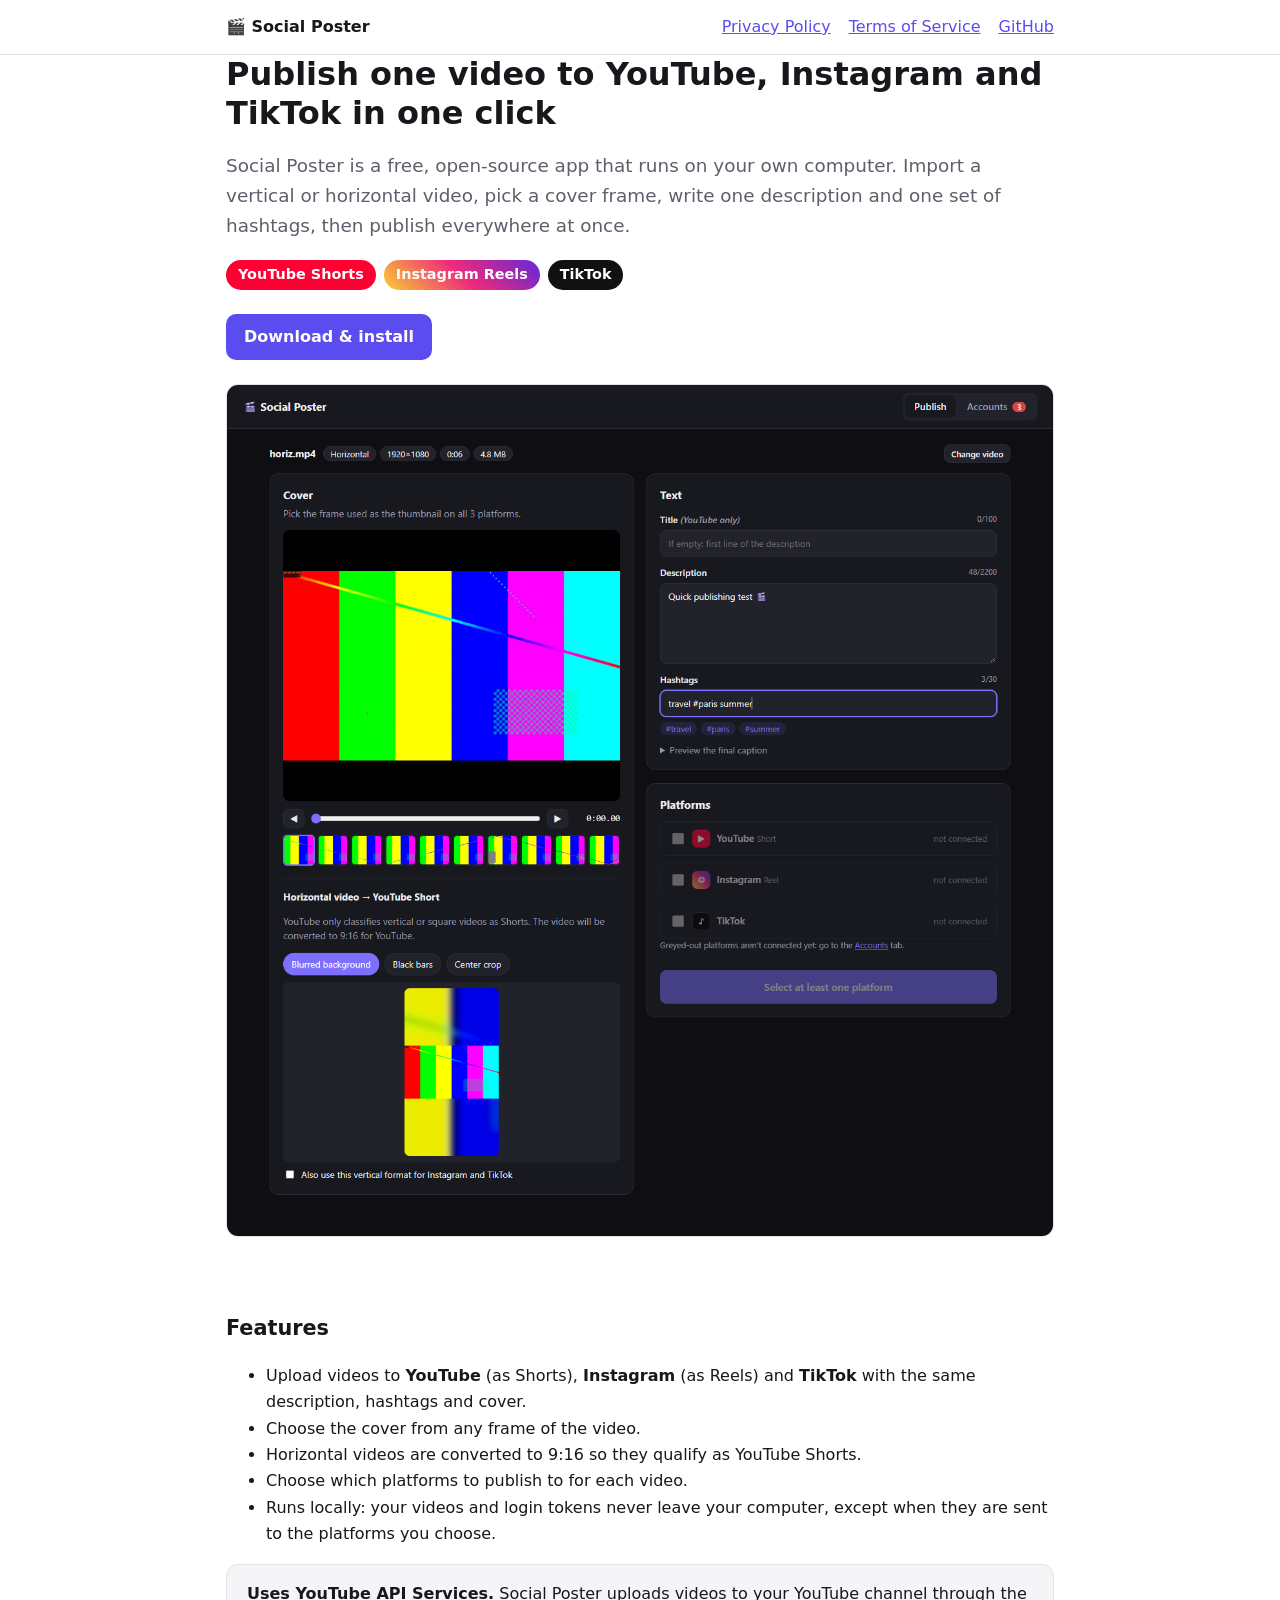
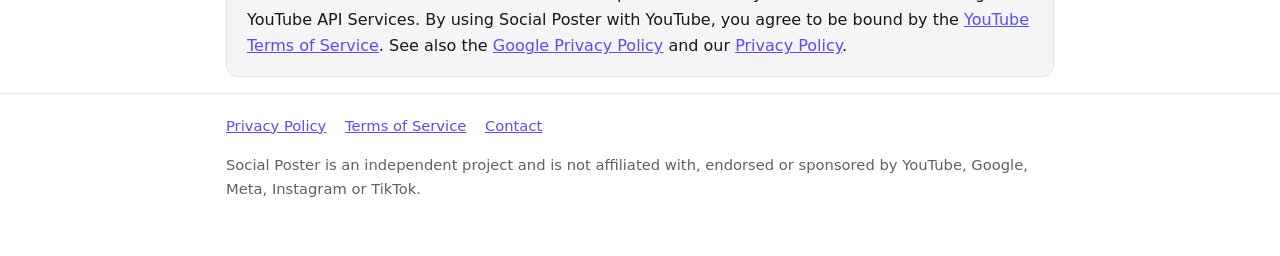
<file: docs/index.html>
<!doctype html>
<html lang="en">
<head>
  <meta charset="utf-8">
  <meta name="viewport" content="width=device-width, initial-scale=1">
  <title>Social Poster</title>
  <meta name="description" content="Open-source desktop tool to publish one video to YouTube Shorts, Instagram Reels and TikTok at once.">
  <link rel="icon" href="icon.png">
  <link rel="stylesheet" href="site.css">
</head>
<body>
<header>
  <div class="wrap">
    <nav>
      <a class="brand" href="./">🎬 Social Poster</a>
      <a href="privacy.html">Privacy Policy</a>
      <a href="terms.html">Terms of Service</a>
      <a href="https://github.com/Timcat62/tiktok-instagram-youtube-poster">GitHub</a>
    </nav>
  </div>
</header>

<main class="wrap">
  <h1>Publish one video to YouTube, Instagram and TikTok in one click</h1>
  <p class="lead">Social Poster is a free, open-source app that runs on your own computer. Import a vertical or horizontal video, pick a cover frame, write one description and one set of hashtags, then publish everywhere at once.</p>
  <div class="badges">
    <span class="badge yt">YouTube Shorts</span>
    <span class="badge ig">Instagram Reels</span>
    <span class="badge tt">TikTok</span>
  </div>
  <p><a class="btn" href="https://github.com/Timcat62/tiktok-instagram-youtube-poster#installation">Download &amp; install</a></p>

  <img class="shot" src="screenshot.png" alt="Social Poster publishing screen">

  <h2>Features</h2>
  <ul>
    <li>Upload videos to <b>YouTube</b> (as Shorts), <b>Instagram</b> (as Reels) and <b>TikTok</b> with the same description, hashtags and cover.</li>
    <li>Choose the cover from any frame of the video.</li>
    <li>Horizontal videos are converted to 9:16 so they qualify as YouTube Shorts.</li>
    <li>Choose which platforms to publish to for each video.</li>
    <li>Runs locally: your videos and login tokens never leave your computer, except when they are sent to the platforms you choose.</li>
  </ul>

  <div class="card">
    <b>Uses YouTube API Services.</b> Social Poster uploads videos to your YouTube channel through the YouTube API Services.
    By using Social Poster with YouTube, you agree to be bound by the <a href="https://www.youtube.com/t/terms">YouTube Terms of Service</a>.
    See also the <a href="https://policies.google.com/privacy">Google Privacy Policy</a> and our <a href="privacy.html">Privacy Policy</a>.
  </div>
</main>

<footer>
  <div class="wrap">
    <a href="privacy.html">Privacy Policy</a>
    <a href="terms.html">Terms of Service</a>
    <a href="https://github.com/Timcat62/tiktok-instagram-youtube-poster/issues">Contact</a>
    <p>Social Poster is an independent project and is not affiliated with, endorsed or sponsored by YouTube, Google, Meta, Instagram or TikTok.</p>
  </div>
</footer>
</body>
</html>
</file>
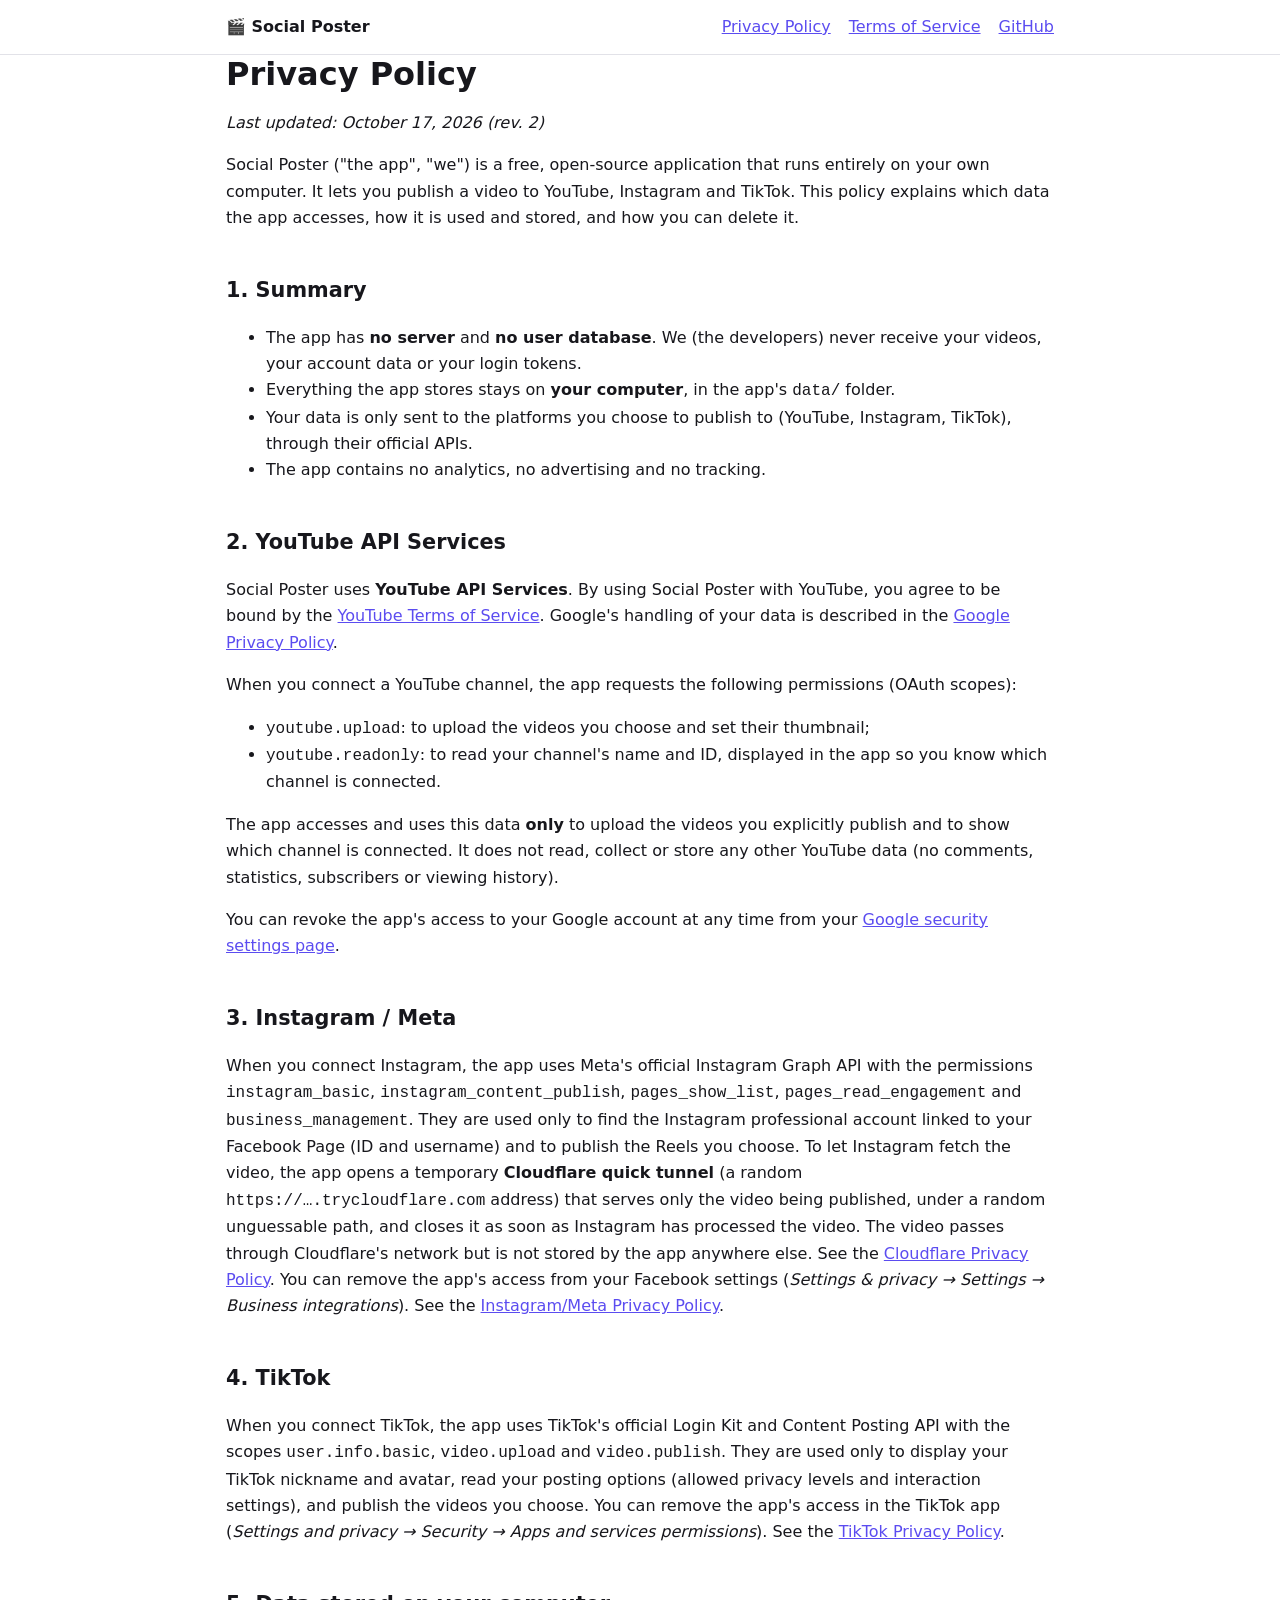
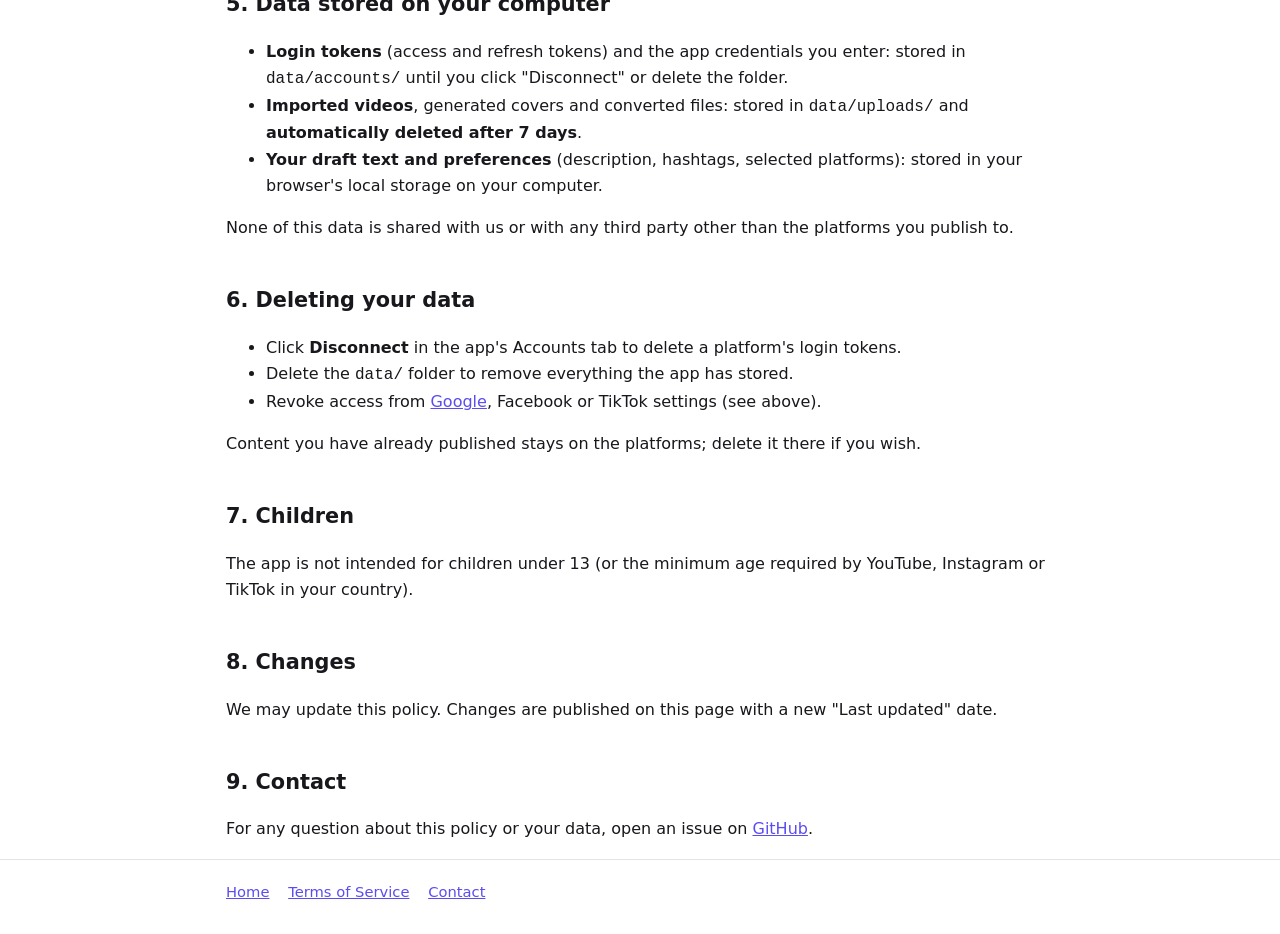
<file: docs/privacy.html>
<!doctype html>
<html lang="en">
<head>
  <meta charset="utf-8">
  <meta name="viewport" content="width=device-width, initial-scale=1">
  <title>Privacy Policy · Social Poster</title>
  <link rel="icon" href="icon.png">
  <link rel="stylesheet" href="site.css">
</head>
<body>
<header>
  <div class="wrap">
    <nav>
      <a class="brand" href="./">🎬 Social Poster</a>
      <a href="privacy.html">Privacy Policy</a>
      <a href="terms.html">Terms of Service</a>
      <a href="https://github.com/Timcat62/tiktok-instagram-youtube-poster">GitHub</a>
    </nav>
  </div>
</header>

<main class="wrap">
  <h1>Privacy Policy</h1>
  <p><i>Last updated: October 17, 2026 (rev. 2)</i></p>

  <p>Social Poster ("the app", "we") is a free, open-source application that runs entirely on your own computer. It lets you publish a video to YouTube, Instagram and TikTok. This policy explains which data the app accesses, how it is used and stored, and how you can delete it.</p>

  <h2>1. Summary</h2>
  <ul>
    <li>The app has <b>no server</b> and <b>no user database</b>. We (the developers) never receive your videos, your account data or your login tokens.</li>
    <li>Everything the app stores stays on <b>your computer</b>, in the app's <code>data/</code> folder.</li>
    <li>Your data is only sent to the platforms you choose to publish to (YouTube, Instagram, TikTok), through their official APIs.</li>
    <li>The app contains no analytics, no advertising and no tracking.</li>
  </ul>

  <h2>2. YouTube API Services</h2>
  <p>Social Poster uses <b>YouTube API Services</b>. By using Social Poster with YouTube, you agree to be bound by the <a href="https://www.youtube.com/t/terms">YouTube Terms of Service</a>. Google's handling of your data is described in the <a href="https://policies.google.com/privacy">Google Privacy Policy</a>.</p>
  <p>When you connect a YouTube channel, the app requests the following permissions (OAuth scopes):</p>
  <ul>
    <li><code>youtube.upload</code>: to upload the videos you choose and set their thumbnail;</li>
    <li><code>youtube.readonly</code>: to read your channel's name and ID, displayed in the app so you know which channel is connected.</li>
  </ul>
  <p>The app accesses and uses this data <b>only</b> to upload the videos you explicitly publish and to show which channel is connected. It does not read, collect or store any other YouTube data (no comments, statistics, subscribers or viewing history).</p>
  <p>You can revoke the app's access to your Google account at any time from your <a href="https://security.google.com/settings/security/permissions">Google security settings page</a>.</p>

  <h2>3. Instagram / Meta</h2>
  <p>When you connect Instagram, the app uses Meta's official Instagram Graph API with the permissions <code>instagram_basic</code>, <code>instagram_content_publish</code>, <code>pages_show_list</code>, <code>pages_read_engagement</code> and <code>business_management</code>. They are used only to find the Instagram professional account linked to your Facebook Page (ID and username) and to publish the Reels you choose. To let Instagram fetch the video, the app opens a temporary <b>Cloudflare quick tunnel</b> (a random <code>https://….trycloudflare.com</code> address) that serves only the video being published, under a random unguessable path, and closes it as soon as Instagram has processed the video. The video passes through Cloudflare's network but is not stored by the app anywhere else. See the <a href="https://www.cloudflare.com/privacypolicy/">Cloudflare Privacy Policy</a>. You can remove the app's access from your Facebook settings (<i>Settings &amp; privacy → Settings → Business integrations</i>). See the <a href="https://privacycenter.instagram.com/policy">Instagram/Meta Privacy Policy</a>.</p>

  <h2>4. TikTok</h2>
  <p>When you connect TikTok, the app uses TikTok's official Login Kit and Content Posting API with the scopes <code>user.info.basic</code>, <code>video.upload</code> and <code>video.publish</code>. They are used only to display your TikTok nickname and avatar, read your posting options (allowed privacy levels and interaction settings), and publish the videos you choose. You can remove the app's access in the TikTok app (<i>Settings and privacy → Security → Apps and services permissions</i>). See the <a href="https://www.tiktok.com/legal/privacy-policy">TikTok Privacy Policy</a>.</p>

  <h2>5. Data stored on your computer</h2>
  <ul>
    <li><b>Login tokens</b> (access and refresh tokens) and the app credentials you enter: stored in <code>data/accounts/</code> until you click "Disconnect" or delete the folder.</li>
    <li><b>Imported videos</b>, generated covers and converted files: stored in <code>data/uploads/</code> and <b>automatically deleted after 7 days</b>.</li>
    <li><b>Your draft text and preferences</b> (description, hashtags, selected platforms): stored in your browser's local storage on your computer.</li>
  </ul>
  <p>None of this data is shared with us or with any third party other than the platforms you publish to.</p>

  <h2>6. Deleting your data</h2>
  <ul>
    <li>Click <b>Disconnect</b> in the app's Accounts tab to delete a platform's login tokens.</li>
    <li>Delete the <code>data/</code> folder to remove everything the app has stored.</li>
    <li>Revoke access from <a href="https://security.google.com/settings/security/permissions">Google</a>, Facebook or TikTok settings (see above).</li>
  </ul>
  <p>Content you have already published stays on the platforms; delete it there if you wish.</p>

  <h2>7. Children</h2>
  <p>The app is not intended for children under 13 (or the minimum age required by YouTube, Instagram or TikTok in your country).</p>

  <h2>8. Changes</h2>
  <p>We may update this policy. Changes are published on this page with a new "Last updated" date.</p>

  <h2>9. Contact</h2>
  <p>For any question about this policy or your data, open an issue on <a href="https://github.com/Timcat62/tiktok-instagram-youtube-poster/issues">GitHub</a>.</p>
</main>

<footer>
  <div class="wrap">
    <a href="./">Home</a>
    <a href="terms.html">Terms of Service</a>
    <a href="https://github.com/Timcat62/tiktok-instagram-youtube-poster/issues">Contact</a>
  </div>
</footer>
</body>
</html>
</file>
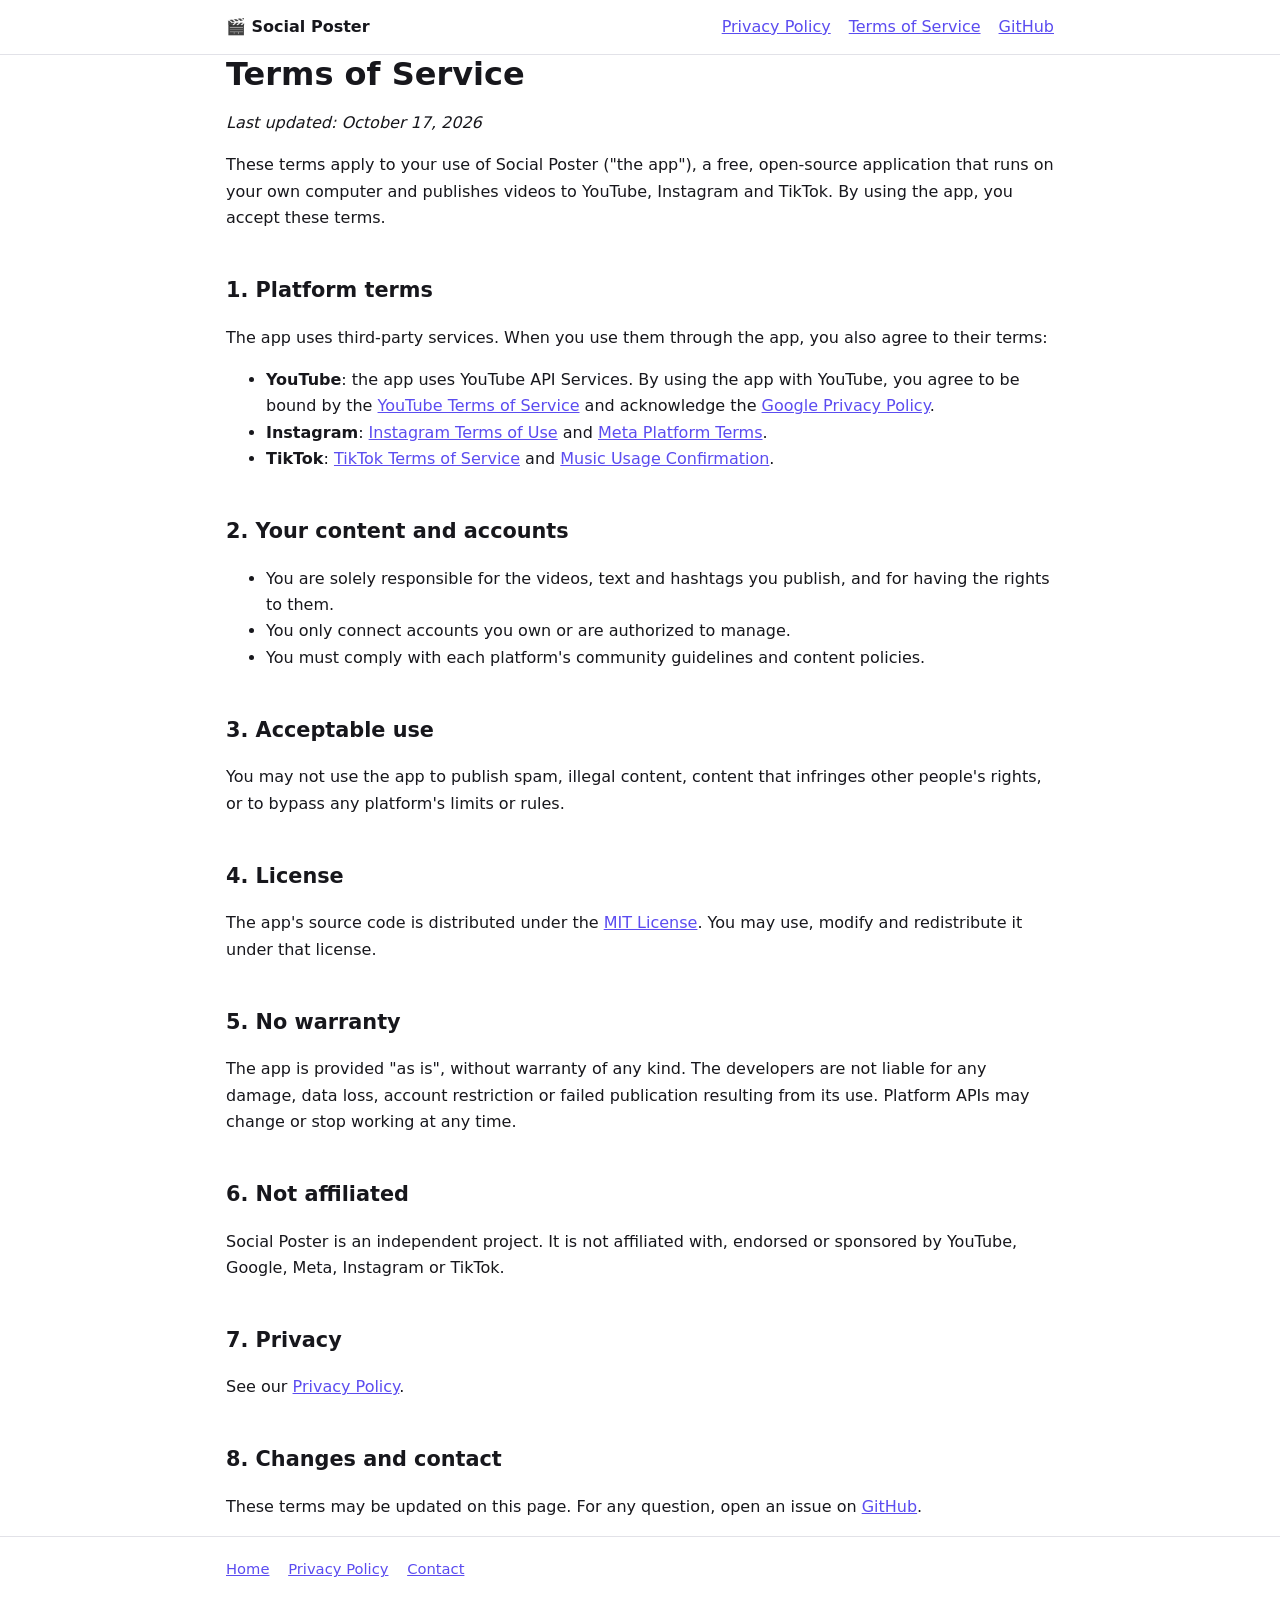
<file: docs/terms.html>
<!doctype html>
<html lang="en">
<head>
  <meta charset="utf-8">
  <meta name="viewport" content="width=device-width, initial-scale=1">
  <title>Terms of Service · Social Poster</title>
  <link rel="icon" href="icon.png">
  <link rel="stylesheet" href="site.css">
</head>
<body>
<header>
  <div class="wrap">
    <nav>
      <a class="brand" href="./">🎬 Social Poster</a>
      <a href="privacy.html">Privacy Policy</a>
      <a href="terms.html">Terms of Service</a>
      <a href="https://github.com/Timcat62/tiktok-instagram-youtube-poster">GitHub</a>
    </nav>
  </div>
</header>

<main class="wrap">
  <h1>Terms of Service</h1>
  <p><i>Last updated: October 17, 2026</i></p>

  <p>These terms apply to your use of Social Poster ("the app"), a free, open-source application that runs on your own computer and publishes videos to YouTube, Instagram and TikTok. By using the app, you accept these terms.</p>

  <h2>1. Platform terms</h2>
  <p>The app uses third-party services. When you use them through the app, you also agree to their terms:</p>
  <ul>
    <li><b>YouTube</b>: the app uses YouTube API Services. By using the app with YouTube, you agree to be bound by the <a href="https://www.youtube.com/t/terms">YouTube Terms of Service</a> and acknowledge the <a href="https://policies.google.com/privacy">Google Privacy Policy</a>.</li>
    <li><b>Instagram</b>: <a href="https://help.instagram.com/581066165581870">Instagram Terms of Use</a> and <a href="https://developers.facebook.com/terms">Meta Platform Terms</a>.</li>
    <li><b>TikTok</b>: <a href="https://www.tiktok.com/legal/terms-of-service">TikTok Terms of Service</a> and <a href="https://www.tiktok.com/legal/page/global/music-usage-confirmation/en">Music Usage Confirmation</a>.</li>
  </ul>

  <h2>2. Your content and accounts</h2>
  <ul>
    <li>You are solely responsible for the videos, text and hashtags you publish, and for having the rights to them.</li>
    <li>You only connect accounts you own or are authorized to manage.</li>
    <li>You must comply with each platform's community guidelines and content policies.</li>
  </ul>

  <h2>3. Acceptable use</h2>
  <p>You may not use the app to publish spam, illegal content, content that infringes other people's rights, or to bypass any platform's limits or rules.</p>

  <h2>4. License</h2>
  <p>The app's source code is distributed under the <a href="https://github.com/Timcat62/tiktok-instagram-youtube-poster/blob/main/LICENSE">MIT License</a>. You may use, modify and redistribute it under that license.</p>

  <h2>5. No warranty</h2>
  <p>The app is provided "as is", without warranty of any kind. The developers are not liable for any damage, data loss, account restriction or failed publication resulting from its use. Platform APIs may change or stop working at any time.</p>

  <h2>6. Not affiliated</h2>
  <p>Social Poster is an independent project. It is not affiliated with, endorsed or sponsored by YouTube, Google, Meta, Instagram or TikTok.</p>

  <h2>7. Privacy</h2>
  <p>See our <a href="privacy.html">Privacy Policy</a>.</p>

  <h2>8. Changes and contact</h2>
  <p>These terms may be updated on this page. For any question, open an issue on <a href="https://github.com/Timcat62/tiktok-instagram-youtube-poster/issues">GitHub</a>.</p>
</main>

<footer>
  <div class="wrap">
    <a href="./">Home</a>
    <a href="privacy.html">Privacy Policy</a>
    <a href="https://github.com/Timcat62/tiktok-instagram-youtube-poster/issues">Contact</a>
  </div>
</footer>
</body>
</html>
</file>
<file: docs/site.css>
:root {
  --bg: #ffffff;
  --surface: #f5f5f7;
  --border: #e2e2e8;
  --text: #17171c;
  --muted: #5f5f6b;
  --accent: #5b4cf0;
}
@media (prefers-color-scheme: dark) {
  :root { --bg: #0f0f13; --surface: #18181f; --border: #2d2d38; --text: #ececf1; --muted: #a0a0ad; --accent: #8a7fff; }
}
* { box-sizing: border-box; }
body { margin: 0; background: var(--bg); color: var(--text); font: 16px/1.65 system-ui, -apple-system, "Segoe UI", Roboto, sans-serif; }
a { color: var(--accent); }
header, footer { border-color: var(--border); }
header { border-bottom: 1px solid var(--border); }
.wrap { max-width: 860px; margin: 0 auto; padding: 0 16px; }
nav { display: flex; align-items: center; gap: 18px; padding: 14px 0; flex-wrap: wrap; }
nav .brand { font-weight: 700; margin-right: auto; text-decoration: none; color: var(--text); }
main { padding: 32px 0 48px; }
h1 { font-size: 2rem; line-height: 1.2; margin: 0 0 12px; }
h2 { margin-top: 2em; font-size: 1.3rem; }
.lead { font-size: 1.15rem; color: var(--muted); }
.badges { display: flex; gap: 8px; flex-wrap: wrap; margin: 16px 0 24px; }
.badge { border-radius: 99px; padding: 3px 12px; font-size: .9rem; font-weight: 600; color: #fff; }
.yt { background: #ff0033; } .ig { background: linear-gradient(45deg, #f9ce34, #ee2a7b 50%, #6228d7); } .tt { background: #111; }
.shot { width: 100%; border-radius: 12px; border: 1px solid var(--border); margin: 8px 0 24px; }
.btn { display: inline-block; background: var(--accent); color: #fff; padding: 10px 18px; border-radius: 10px; text-decoration: none; font-weight: 600; }
.card { background: var(--surface); border: 1px solid var(--border); border-radius: 12px; padding: 16px 20px; margin: 16px 0; }
footer { border-top: 1px solid var(--border); padding: 20px 0 40px; color: var(--muted); font-size: .92rem; }
footer a { margin-right: 14px; }
</file>
